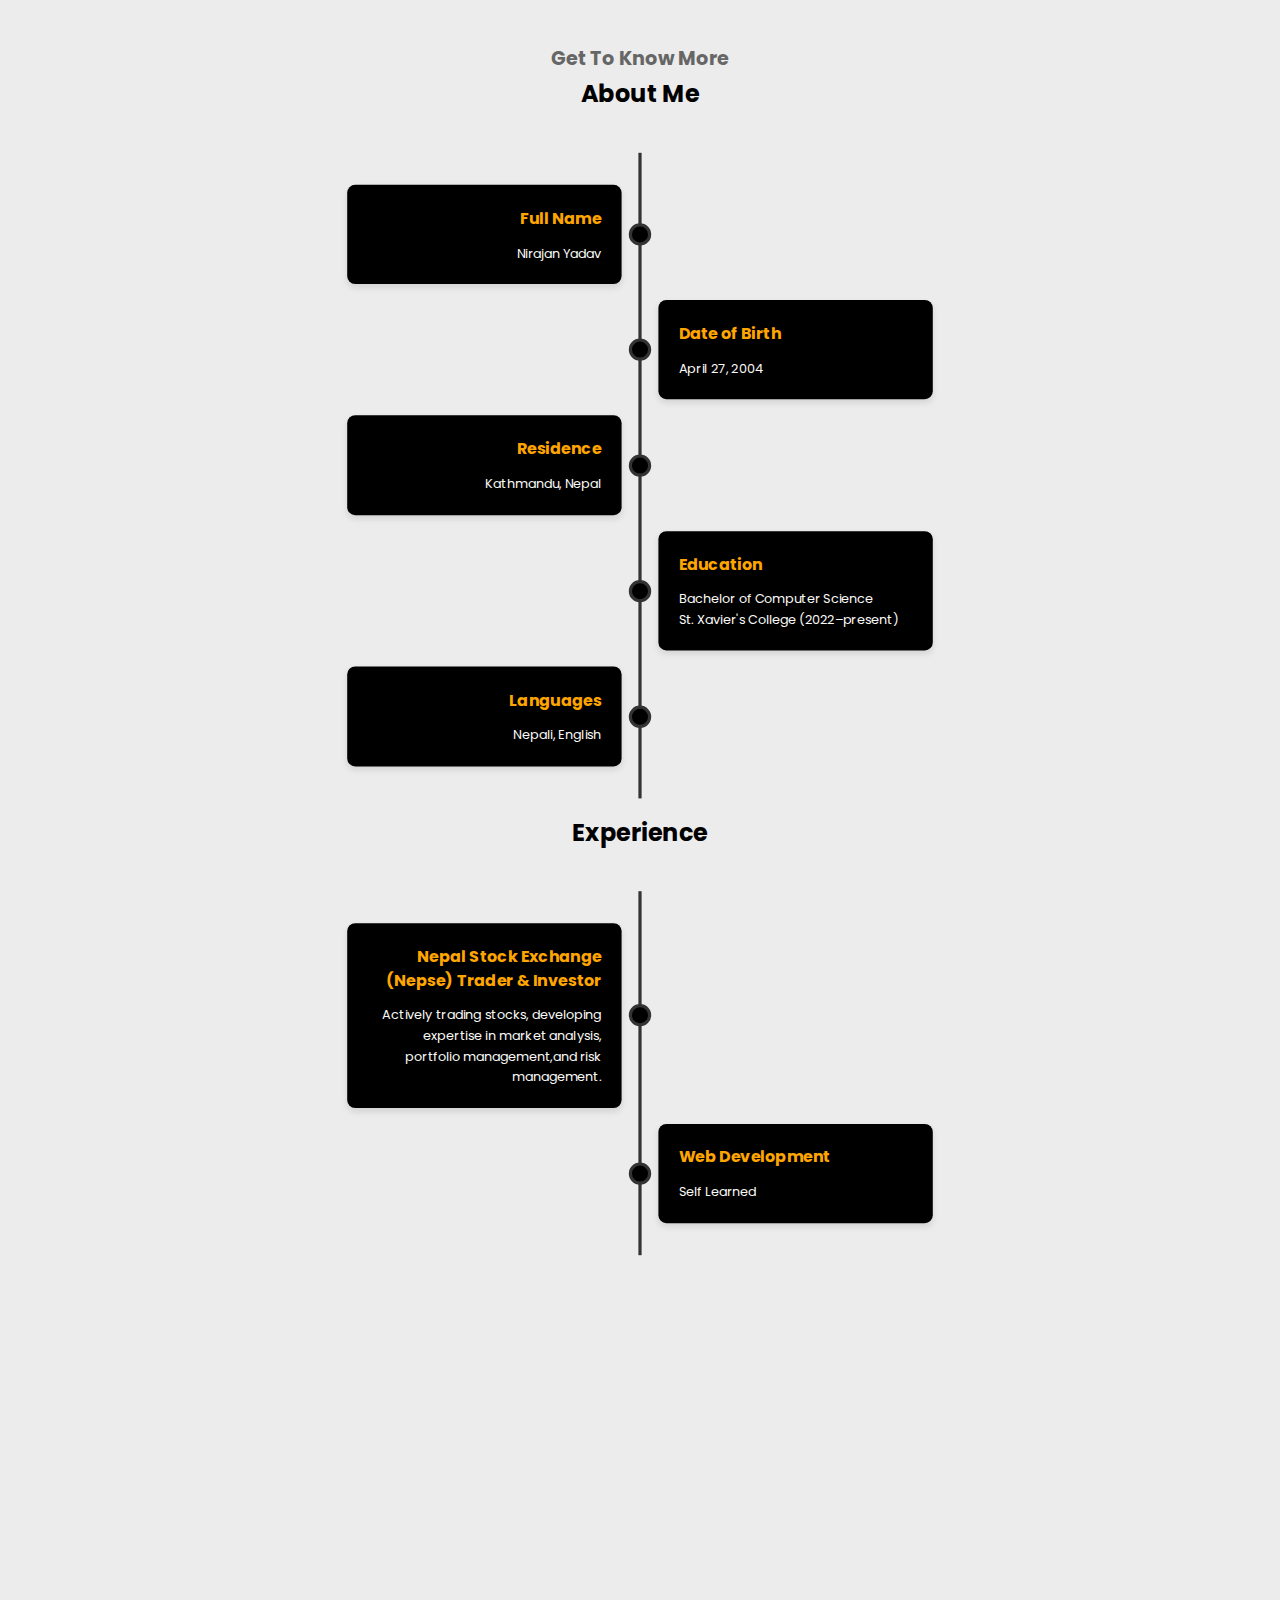
<file: about.html>
<!DOCTYPE html>
<html lang="en">
<head>
    <meta charset="UTF-8">
    <meta name="viewport" content="width=device-width, initial-scale=1.0">
    <title>About Me</title>
    <link href="https://fonts.googleapis.com/css2?family=Poppins:wght@400;500;700&display=swap" rel="stylesheet">
    <link rel="stylesheet" href="about.css">
    <link rel="icon" href="favicon.ico" type="image/x-icon">
</head>
<body>
    <section class="timeline-section">
      <h4>Get To Know More </h4>
        <h1>About Me</h1>
        <div class="timeline">
            <!-- Full Name -->
            <div class="timeline-item left">
                <div class="timeline-card">
                    <h2>Full Name</h2>
                    <p>Nirajan Yadav</p>
                </div>
            </div>

            <!-- Residence -->
            <div class="timeline-item right">
                <div class="timeline-card">
                    <h2>Date of Birth</h2>
                    <p>April 27, 2004</p>
                </div>
            </div>

            <!-- Residence -->
            <div class="timeline-item left">
                <div class="timeline-card">
                    <h2>Residence</h2>
                    <p>Kathmandu, Nepal</p>
                </div>
            </div>

            <!-- Education -->
            <div class="timeline-item right">
                <div class="timeline-card">
                    <h2>Education</h2>
                    <p>Bachelor of Computer Science <br>
                      St. Xavier's College (2022–present)</p>
                </div>
            </div>

            <!-- Languages -->
            <div class="timeline-item left">
                <div class="timeline-card">
                    <h2>Languages</h2>
                    <p>Nepali, English</p>
                </div>
            </div>
        </div>

        <h1>Experience</h1>
        <div class="timeline">
            <!-- Nepse Trader -->
            <div class="timeline-item left">
                <div class="timeline-card">
                    <h2>Nepal Stock Exchange (Nepse) Trader & Investor</h2>
                    <p>
                    Actively trading stocks, developing expertise in market analysis, portfolio management,and risk management.
                    </p>
                </div>
            </div>

            <!-- Internship -->
            <div class="timeline-item right">
                <div class="timeline-card">
                    <h2>Web Development</h2>
                    <p>
                        Self Learned
                    </p>
                </div>
            </div>
        </div>
    </section>
</body>
</html>
</file>
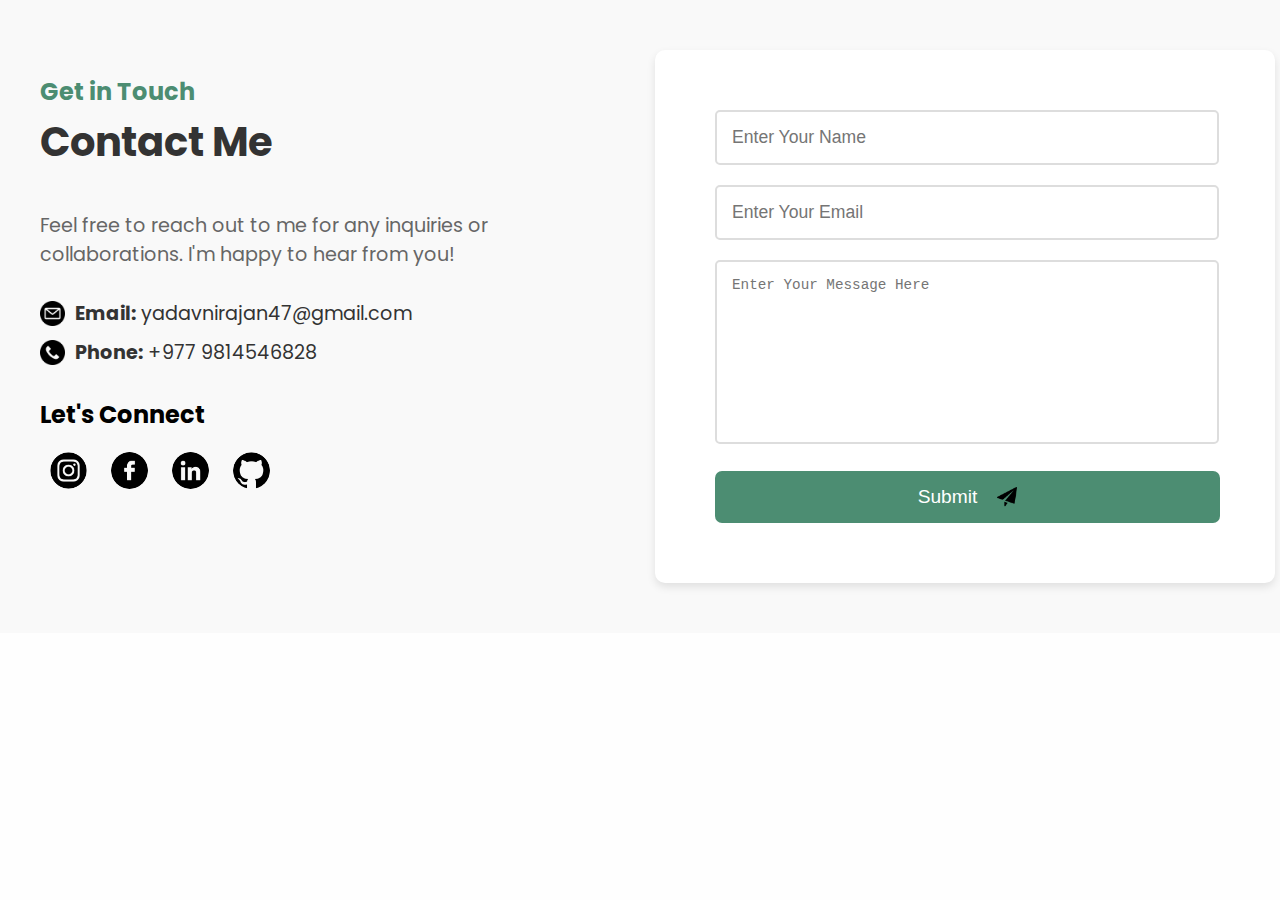
<file: Contactme.html>
<!DOCTYPE HTML>
<html lang="eng">
<head>
    <meta charset="UTF-8">
    <meta name="viewport" content="width=device-width, initial-scale=1.0">
    <title>Contact Me</title>
    <link href="https://fonts.googleapis.com/css2?family=Poppins:wght@400;500;700&display=swap" rel="stylesheet">
    <link rel="stylesheet" href="style.css">
    <link rel="icon" href="favicon.ico" type="image/x-icon">
</head>
<body>
    <section id="contact">
        <div class="contact-container">
            <!-- Left Section (Text + Social Links) -->
            <div class="contact-left">
                <h3>Get in Touch</h3>
                <h2>Contact Me</h2>
                <p>Feel free to reach out to me for any inquiries or collaborations. I'm happy to hear from you!</p>
                <div class="contact-info">
                    <div class="contact-item">
                        <img src="/images/email-icon.png" alt="Email Icon">
                        <p><strong>Email:</strong> yadavnirajan47@gmail.com</p>
                    </div>
                    <div class="contact-item">
                        <img src="/images/phone-call.png" alt="Phone Icon">
                        <p><strong>Phone:</strong> +977 9814546828</p>
                    </div>
                </div>
                <h4 class="socials-heading">Let's Connect</h4>
                <div class="contact-socials">
                    <a href="https://www.instagram.com/yadavnirajan" target="_blank">
                        <img src="images/instagram-icon.png" alt="Instagram">
                    </a>
                    <a href="https://www.facebook.com/profile.php?id=100078809752130" target="_blank">
                        <img src="images/facebook-icon.png" alt="Facebook">
                    </a>
                    <a href="https://www.linkedin.com/in/yourprofile" target="_blank">
                        <img src="images/linkedin-icon.png" alt="LinkedIn">
                    </a>
                    <a href="https://github.com/yourprofile" target="_blank">
                        <img src="images/github-icon.png" alt="GitHub">
                    </a>
                </div>
            </div>

            <!-- Right Section (Form) -->
            <div class="contact-right">
                <form>
                    <div class="input-group">
                        <input type="text" name="name" placeholder="Enter Your Name" required>
                        
                    </div>
                    <div class="input-group">
                        <input type="email" name="email" placeholder="Enter Your Email" required>
                        
                    </div>
                    <div class="input-group">
                        <textarea name="message" placeholder="Enter Your Message Here" required></textarea>
                        
                    </div>
                    <button type="submit">Submit<img src="/images/paper-plane.png"></button>
                    
                </form>
            </div>
        </div>
    </section>
</body>
</html>
</file>
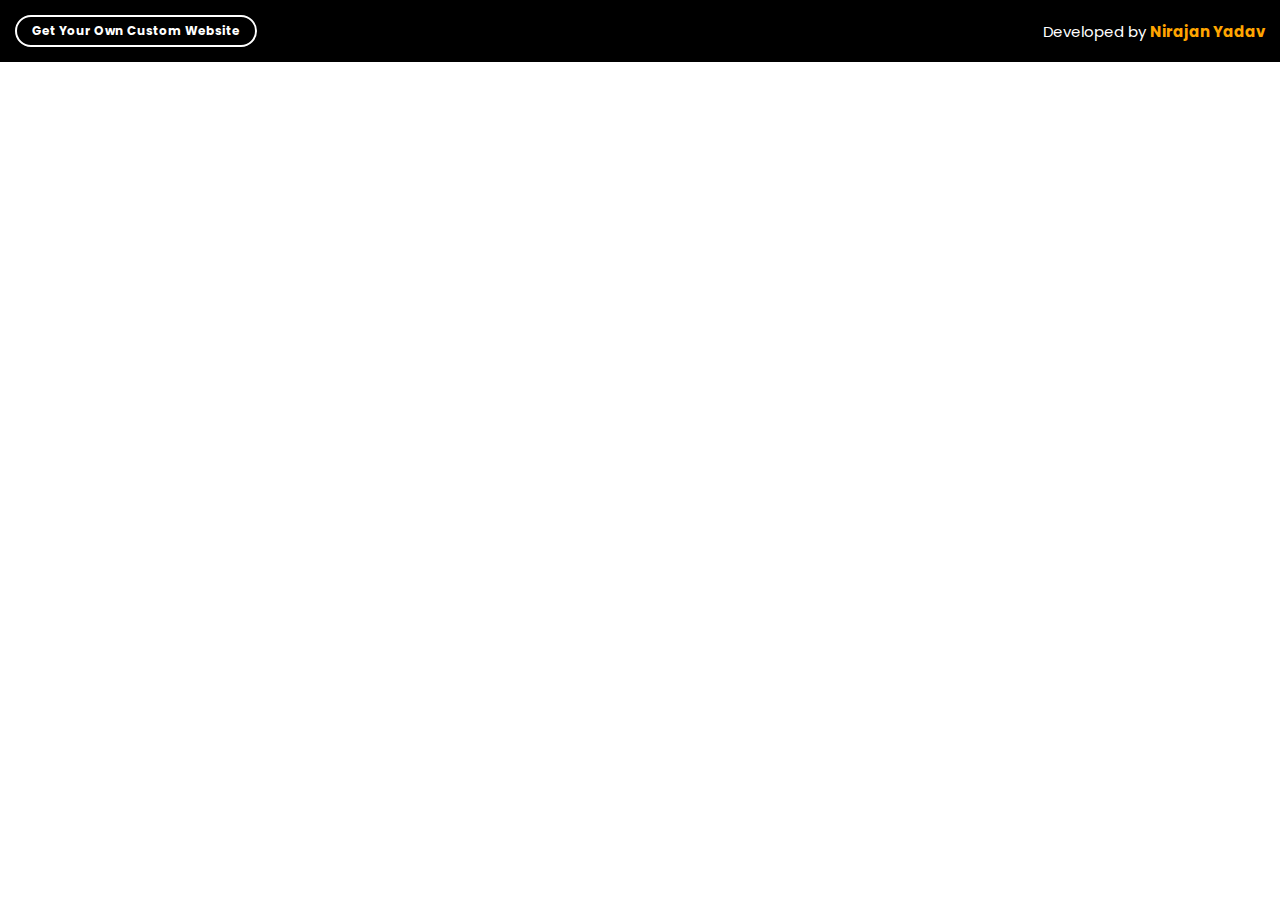
<file: footer.html>
<!DOCTYPE html>
<html lang="en">
<head>
    <meta charset="UTF-8">
    <meta name="viewport" content="width=device-width, initial-scale=1.0">
    <title>About Me</title>
    <link href="https://fonts.googleapis.com/css2?family=Poppins:wght@400;500;700&display=swap" rel="stylesheet">
    <link rel="stylesheet" href="footer.css">
    <link rel="icon" href="favicon.ico" type="image/x-icon">
</head>
<body>
    <body class="footer-body">
        <footer class="footer">
            <a href="https://forms.gle/your-google-form-link" target="_blank" class="custom-website-btn">
                Get Your Own Custom Website
            </a>
            <span class="developer-info">
                Developed by <span class="developer-name">Nirajan Yadav</span>
            </span>
        </footer>
    </body>
    
    
</body>
</html>
</file>
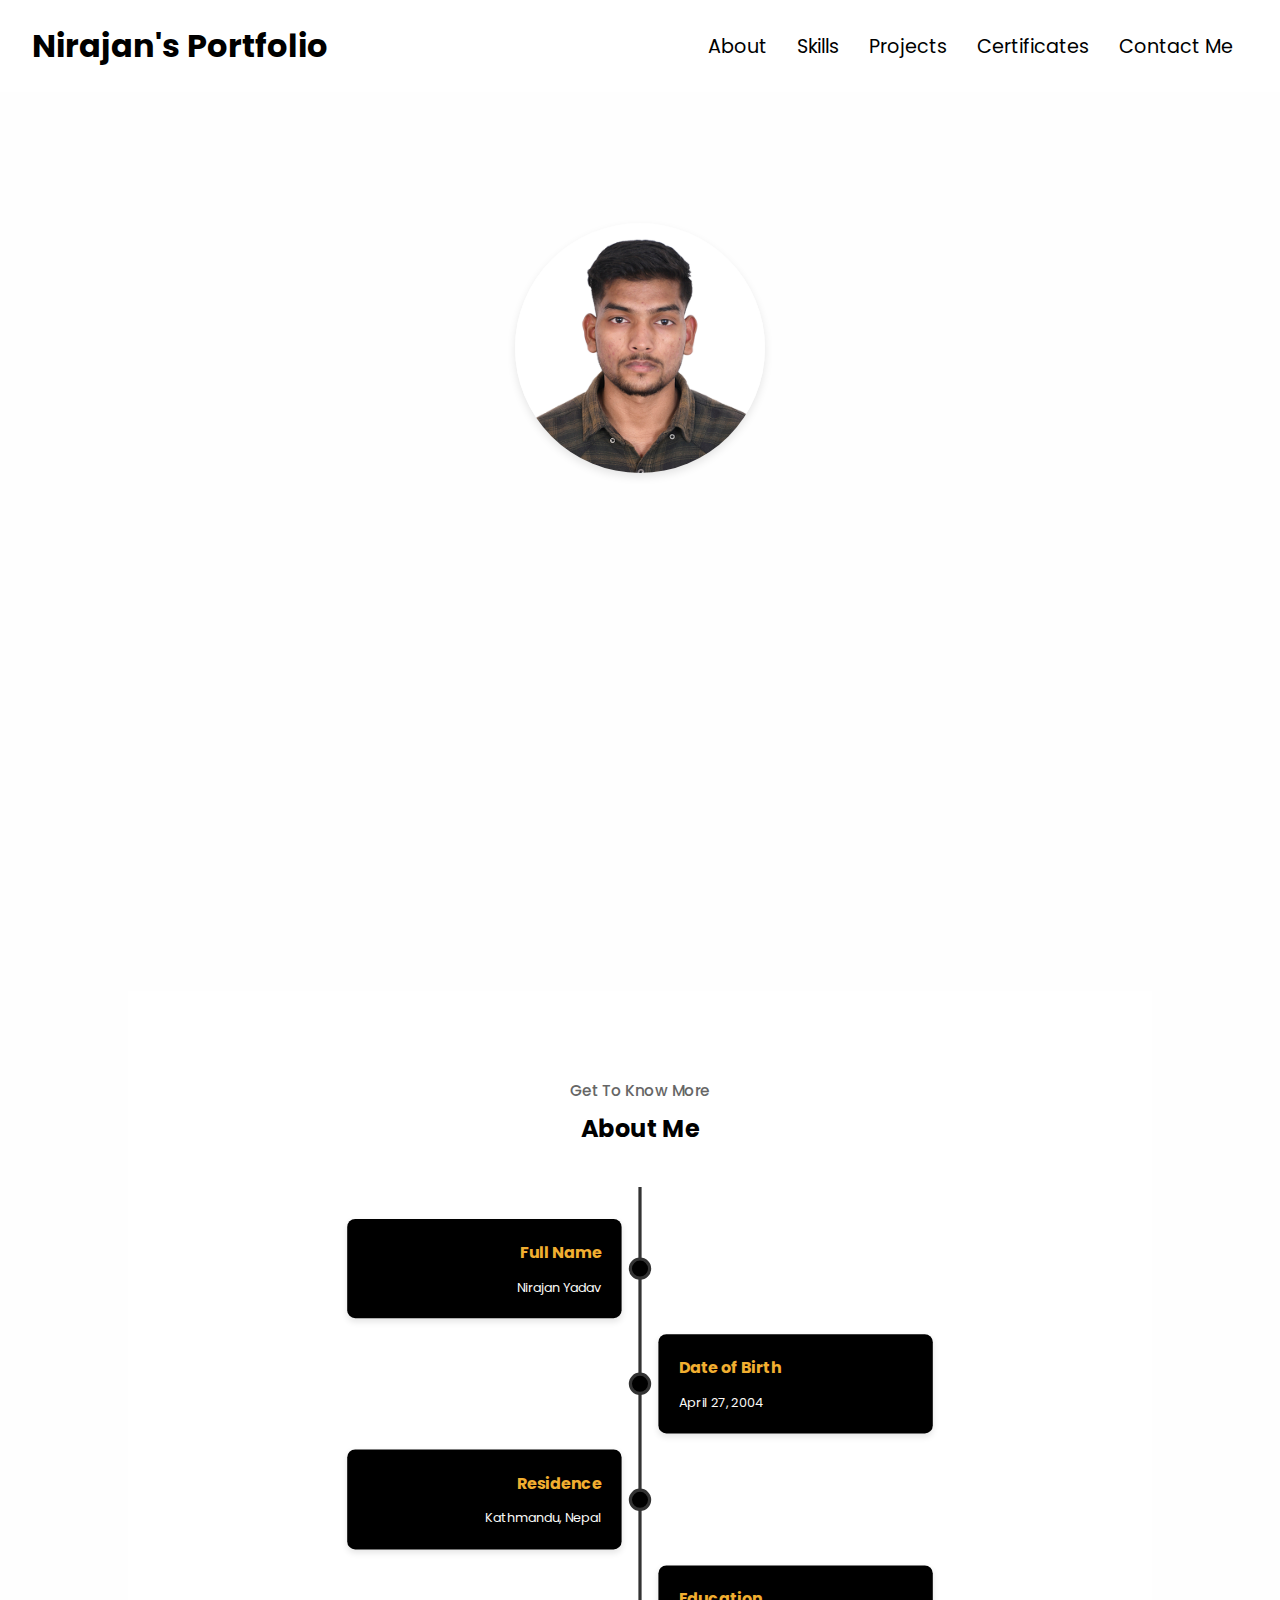
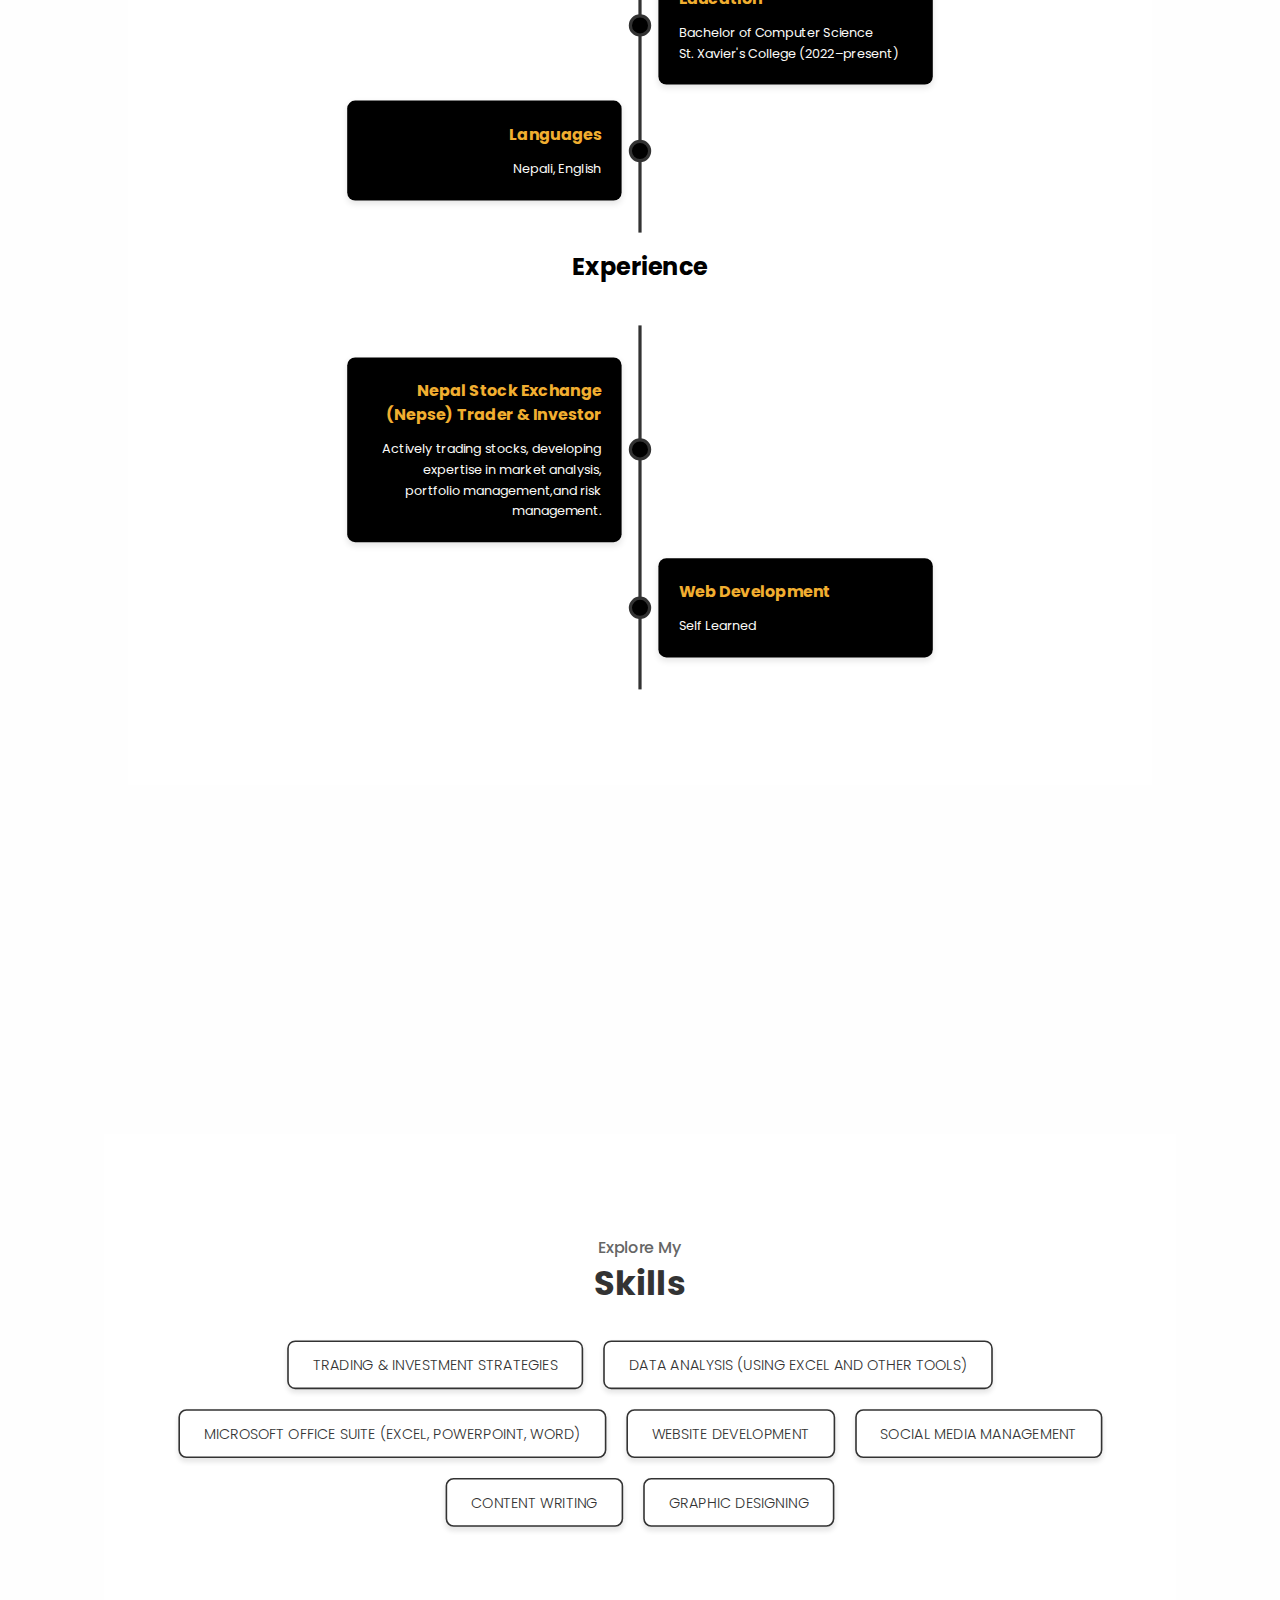
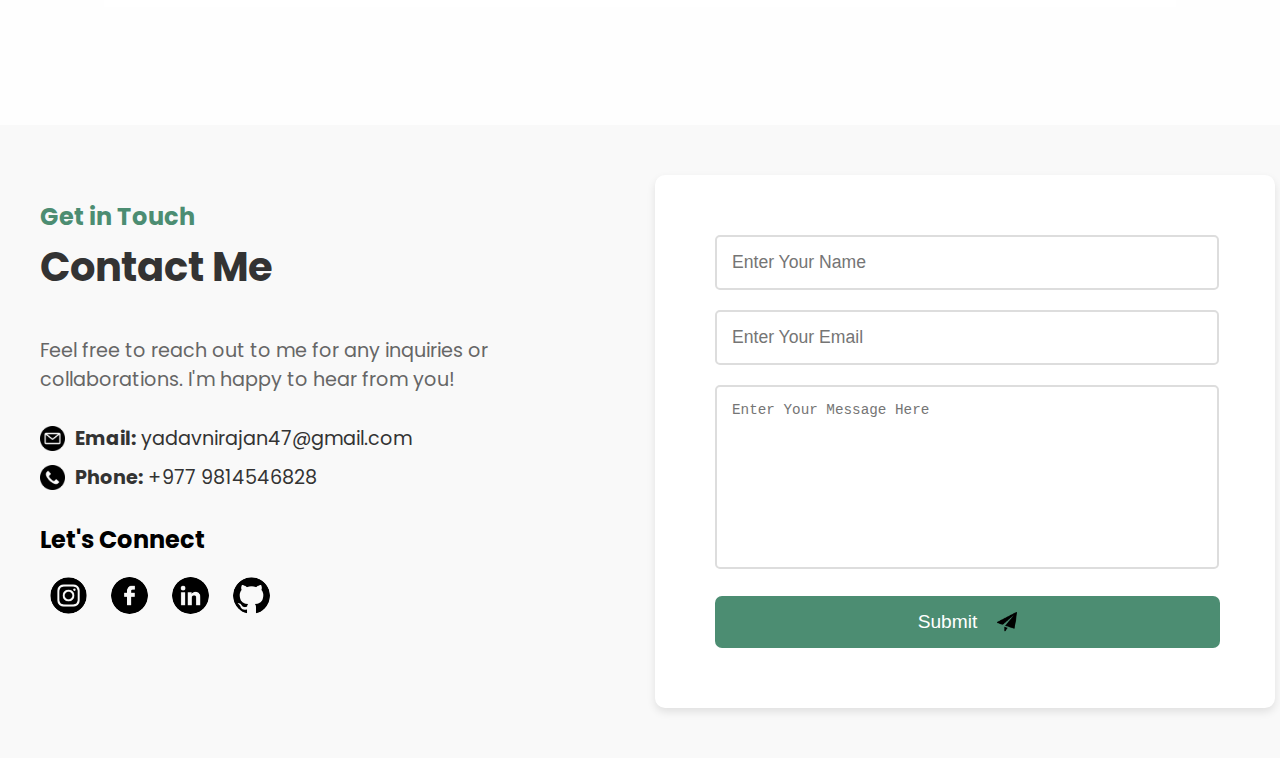
<file: index1.html>
<!DOCTYPE HTML>
<html lang="en">
<head>
  <meta charset="UTF-8">
  <meta name="viewport" content="width=device-width, initial-scale=1.0">
  <title>Nirajan's Portfolio</title>
  <link href="https://fonts.googleapis.com/css2?family=Poppins:wght@400;500;700&amp;display=swap" rel="stylesheet">
  <link rel="stylesheet" href="style.css">
  <link rel="icon" href="favicon.ico" type="image/x-icon">
</head>
<body>
  <header class="navbar">
    <div class="logo">
      <a href="/index.html">Nirajan's Portfolio</a>
    </div>
    <nav class="menu">
      <a href="#about">About</a> <a href="#skills">Skills</a> <a href="#projects">Projects</a> <a href="#certificates">Certificates</a> <a href="#contact">Contact Me</a>
    </nav>
  </header>
  <section class="hero">
    <div class="profile"><img src="/images/profile.jpg" alt="Your Photo" class="profile-img"></div>
    <div class="intro">
      <p>Hello, I'm</p>
      <h1>Nirajan</h1>
      <h2>Web Developer</h2>
      <div class="buttons">
        <a href="resume.pdf" class="btn download" download="">Download Resume</a> <a href="#contact" class="btn connect">Have Doubts? Let's Connect</a>
      </div>
      <div class="socials">
        <a href="https://www.instagram.com/yadavnirajan" target="_blank"><img src="/images/instagram-icon.png" alt="Instagram"></a> <a href="https://www.facebook.com/profile.php?id=100078809752130" target="_blank"><img src="/images/facebook-icon.png" alt="Facebook"></a> <a href="https://www.linkedin.com/in/yourprofile" target="_blank"><img src="/images/linkedin-icon.png" alt="LinkedIn"></a> <a href="https://github.com/yourprofile" target="_blank"><img src="/images/github-icon.png" alt="GitHub"></a> <a href="mailto:yadavnirajan47@gmail.com" target="_blank"><img src="/images/email-icon.png" alt="Email"></a>
      </div>
    </div>
  </section>
  <script>
        window.addEventListener('load', function() {
            const profileImg = document.querySelector('.profile-img');
            
            // When the fade-in animation is complete, enable hover effects
            profileImg.addEventListener('animationend', function() {
                profileImg.classList.add('hover-enabled'); // Enable the hover effect
            });
        });
  </script>
  <section id="about">
    <div class="timeline-section">
      <h4>Get To Know More</h4>
      <h1>About Me</h1>
      <div class="timeline">
        <div class="timeline-item left">
          <div class="timeline-card">
            <h2>Full Name</h2>
            <p>Nirajan Yadav</p>
          </div>
        </div>
        <div class="timeline-item right">
          <div class="timeline-card">
            <h2>Date of Birth</h2>
            <p>April 27, 2004</p>
          </div>
        </div>
        <div class="timeline-item left">
          <div class="timeline-card">
            <h2>Residence</h2>
            <p>Kathmandu, Nepal</p>
          </div>
        </div>
        <div class="timeline-item right">
          <div class="timeline-card">
            <h2>Education</h2>
            <p>Bachelor of Computer Science<br>
            St. Xavier's College (2022–present)</p>
          </div>
        </div>
        <div class="timeline-item left">
          <div class="timeline-card">
            <h2>Languages</h2>
            <p>Nepali, English</p>
          </div>
        </div>
      </div>
      <h1>Experience</h1>
      <div class="timeline">
        <div class="timeline-item left">
          <div class="timeline-card">
            <h2>Nepal Stock Exchange (Nepse) Trader & Investor</h2>
            <p>Actively trading stocks, developing expertise in market analysis, portfolio management,and risk management.</p>
          </div>
        </div>
        <div class="timeline-item right">
          <div class="timeline-card">
            <h2>Web Development</h2>
            <p>Self Learned</p>
          </div>
        </div>
      </div>
    </div>
  </section>
  <section id="skills">
    <div class="skills-section">
      <h4>Explore My</h4>
      <h1>Skills</h1>
      <div class="skills-container">
        <div class="skill-tag">
          Trading & Investment Strategies
        </div>
        <div class="skill-tag">
          Data Analysis (using Excel and other tools)
        </div>
        <div class="skill-tag">
          Microsoft Office Suite (Excel, PowerPoint, Word)
        </div>
        <div class="skill-tag">
          Website Development
        </div>
        <div class="skill-tag">
          Social Media Management
        </div>
        <div class="skill-tag">
          Content Writing
        </div>
        <div class="skill-tag">
          Graphic Designing
        </div>
      </div>
    </div>
  </section>
  <section id="contact">
    <div class="contact-container">
      <div class="contact-left">
        <h3>Get in Touch</h3>
        <h2>Contact Me</h2>
        <p>Feel free to reach out to me for any inquiries or collaborations. I'm happy to hear from you!</p>
        <div class="contact-info">
          <div class="contact-item">
            <img src="/images/email-icon.png" alt="Email Icon">
            <p><strong>Email:</strong> yadavnirajan47@gmail.com</p>
          </div>
          <div class="contact-item">
            <img src="/images/phone-call.png" alt="Phone Icon">
            <p><strong>Phone:</strong> +977 9814546828</p>
          </div>
        </div>
        <h4 class="socials-heading">Let's Connect</h4>
        <div class="contact-socials">
          <a href="https://www.instagram.com/yadavnirajan" target="_blank"><img src="images/instagram-icon.png" alt="Instagram"></a> <a href="https://www.facebook.com/profile.php?id=100078809752130" target="_blank"><img src="images/facebook-icon.png" alt="Facebook"></a> <a href="https://www.linkedin.com/in/yourprofile" target="_blank"><img src="images/linkedin-icon.png" alt="LinkedIn"></a> <a href="https://github.com/yourprofile" target="_blank"><img src="images/github-icon.png" alt="GitHub"></a>
        </div>
      </div>
      <div class="contact-right">
        <form>
          <div class="input-group">
            <input type="text" name="name" placeholder="Enter Your Name" required="">
          </div>
          <div class="input-group">
            <input type="email" name="email" placeholder="Enter Your Email" required="">
          </div>
          <div class="input-group">
            <textarea name="message" placeholder="Enter Your Message Here" required=""></textarea>
          </div><button type="submit">Submit<img src="/images/paper-plane.png" alt="paper-plane"></button>
        </form>
      </div>
    </div>
  </section>
  <script>
         document.querySelector('a[href="#contact"]').addEventListener('click', (e) => {
        e.preventDefault(); // Prevent default link behavior
        document.querySelector('#contact').scrollIntoView({
          behavior: 'smooth',
          block: 'start',
        });
      });
      
  </script>
</body>
</html>
</file>
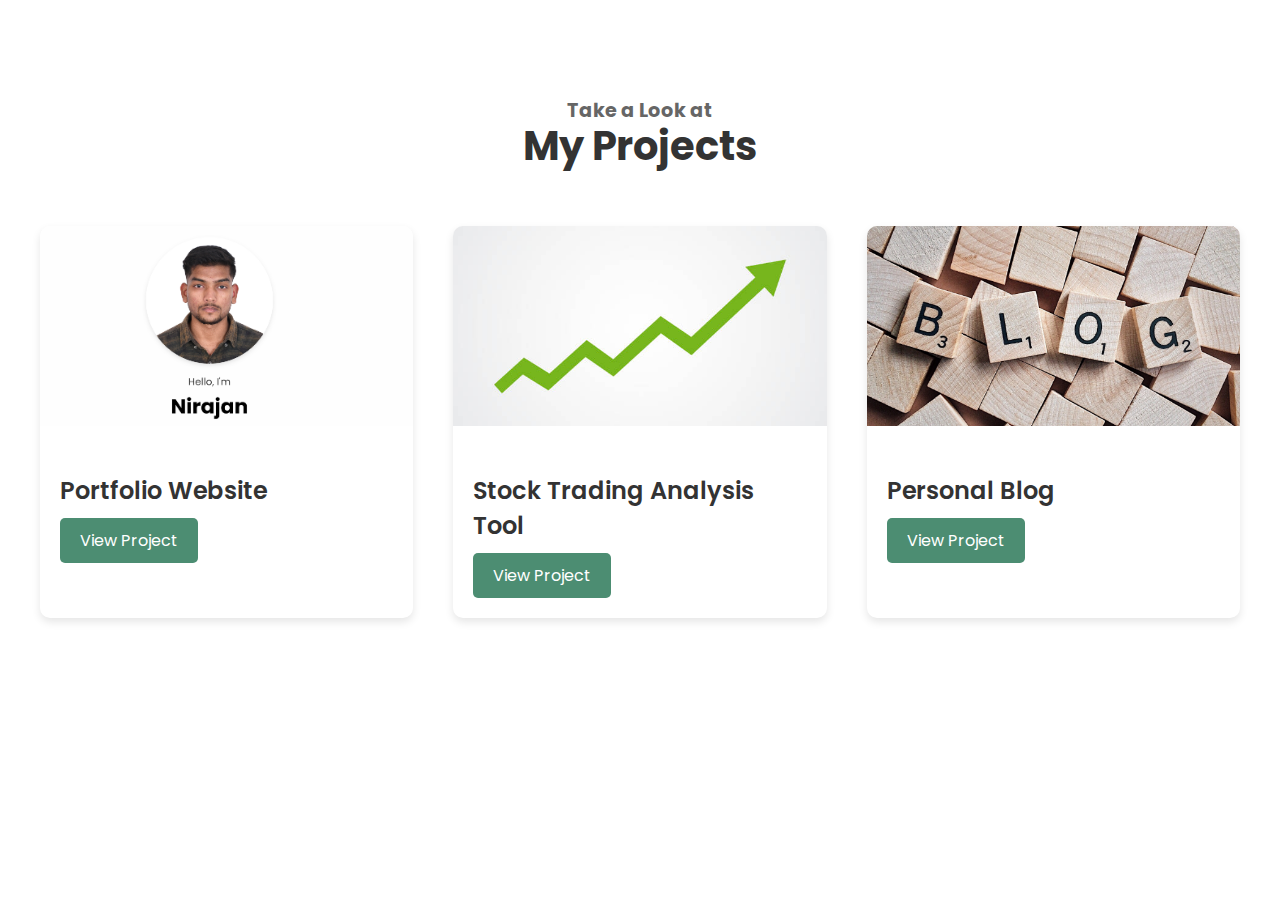
<file: projects.html>
<!-- projects.html -->
<!DOCTYPE html>
<html lang="en">
<head>
    <meta charset="UTF-8">
    <meta name="viewport" content="width=device-width, initial-scale=1.0">
    <title>Projects Section</title>
    <link rel="stylesheet" href="projects.css">
    <link href="https://fonts.googleapis.com/css2?family=Poppins:wght@400;500;700&display=swap" rel="stylesheet">
</head>
<body>
    <section id="projects">
        <div class="container">
            <div class="title">
                <h4>Take a Look at</h4>
                <h1>My Projects</h1>
            </div>
            <div class="projects-grid">
                <!-- Project 1 -->
                <div class="project-card">
                    <img src="Projects/projects-1.png" alt="Portfolio Website">
                    <div class="project-content">
                        <h2>Portfolio Website</h2>
                        <a href="index.html" class="view-project-btn">View Project</a>
                    </div>
                </div>
                <!-- Project 2 -->
                <div class="project-card">
                    <img src="Projects/projects-2.jpg" alt="Stock Trading Analysis Tool">
                    <div class="project-content">
                        <h2>Stock Trading Analysis Tool</h2>
                        <a href="#" class="view-project-btn">View Project</a>
                    </div>
                </div>
                <!-- Project 3 -->
                <div class="project-card">
                    <img src="Projects/projects-3.png" alt="Personal Blog">
                    <div class="project-content">
                        <h2>Personal Blog</h2>
                        <a href="#" class="view-project-btn">View Project</a>
                    </div>
                </div>
            </div>
        </div>
    </section>
</body>
</html>
</file>
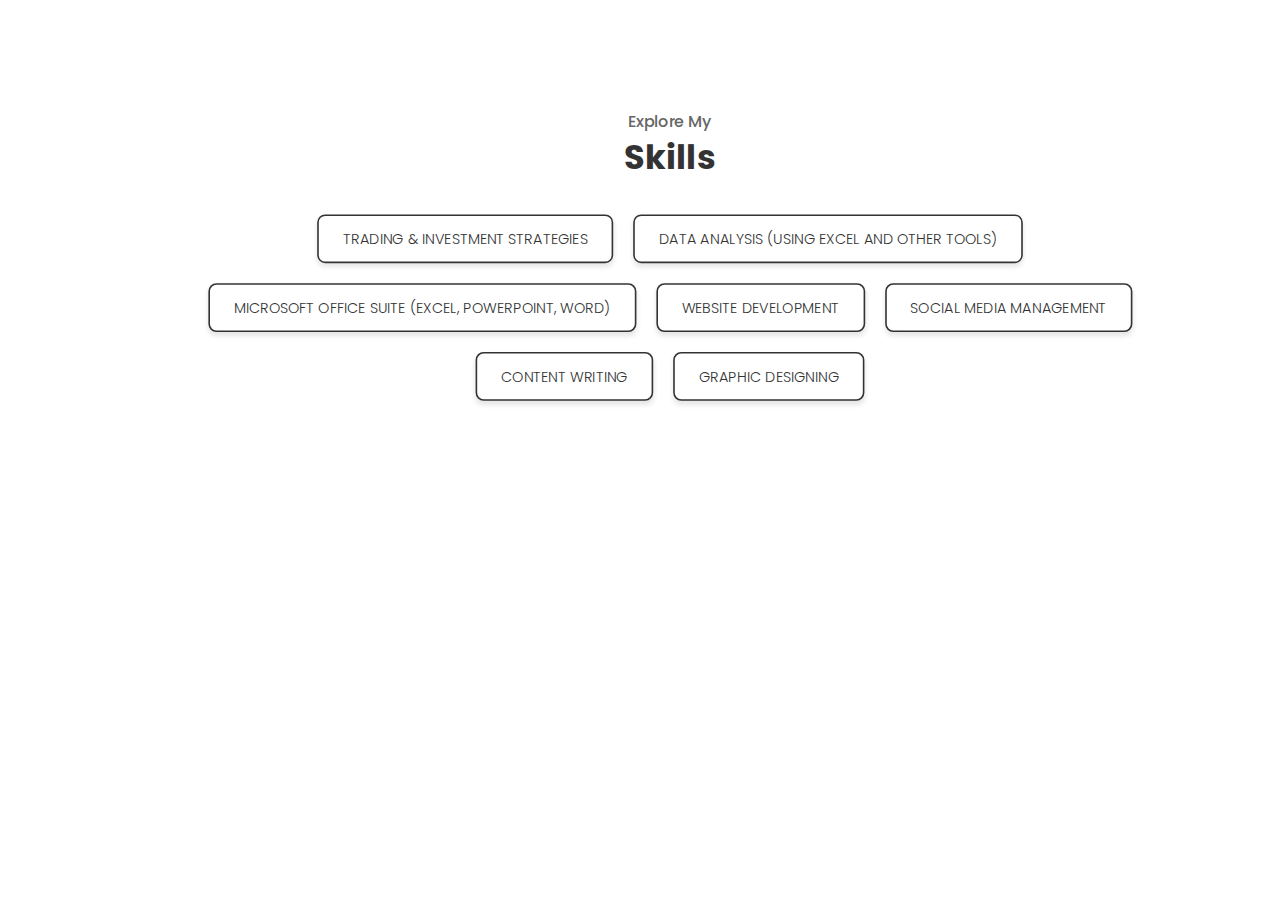
<file: skills.html>
<!DOCTYPE HTML>
<HTML LANG="ENG">
</HTML>
<HTML>
    <HEAD>
        <head>
            <meta charset="UTF-8">
            <meta name="viewport" content="width=device-width, initial-scale=1.0">
            <title>Skills</title>
            <link href="https://fonts.googleapis.com/css2?family=Poppins:wght@400;500;700&display=swap" rel="stylesheet">
            <link rel="stylesheet" href="skills.css">
            <link rel="icon" href="favicon.ico" type="image/x-icon">
        </head>
    </HEAD>
    <BODY>
        <section id="skills">
            <div class="skills-section">
                <h4>Explore My</h4>
                <h1>Skills</h1>
                <div class="skills-container">
                    <div class="skill-tag">Trading & Investment Strategies</div>
                    <div class="skill-tag">Data Analysis (using Excel and other tools)</div>
                    <div class="skill-tag">Microsoft Office Suite (Excel, PowerPoint, Word)</div>
                    <div class="skill-tag">Website Development</div>
                    <div class="skill-tag">Social Media Management</div>
                    <div class="skill-tag">Content Writing</div>
                    <div class="skill-tag">Graphic Designing</div>
                </div>
            </div>
        </section>
        
        
        
    </BODY>
</HTML>
</file>
<file: about.css>
/* Base Styles */
/* Apply 75% zoom to the entire page */
body {
  margin: 0;
  font-family: 'Poppins', sans-serif;
  background-color: #ececec;
  display: flex;
  flex-direction: column; /* Allows vertical alignment with the navbar */
  align-items: center;
  transform: scale(0.80); /* This scales the page content to 75% */
  transform-origin: top center; /* Ensures the scaling happens from the top center */
  width: 100%;
}

  
  /* Section Styling */
  .timeline-section h4 {
    margin: -15px 0;
    font-size: 1.5em;
    color: #666;
  }
   
  .timeline-section {
    max-width: 1000px;
    margin: 50px auto;
    padding: 20px;
    text-align: center;
  }
  
  .timeline-section h1 {
    font-size: 30px;
    margin-bottom: 50px;
    color: #000000;
  }
  
  /* Timeline Styling */
  .timeline {
    position: relative;
    margin: 0 auto;
    padding: 20px 0;
    width: 80%;
  }
  
  .timeline::before {
    content: "";
    position: absolute;
    top: 0;
    bottom: 0;
    left: 50%;
    width: 4px;
    background-color: #333;
    transform: translateX(-50%);
  }
  
  /* Timeline Items */
  .timeline-item {
    display: flex;
    justify-content: flex-end;
    align-items: center;
    position: relative;
    margin: 20px 0;
  }
  
  .timeline-item.left {
    flex-direction: row-reverse;
  }
  
  .timeline-item::before {
    content: "";
    width: 20px;
    height: 20px;
    background-color: #000000;
    border: 4px solid #333;
    border-radius: 50%;
    position: absolute;
    left: 50%;
    transform: translateX(-50%);
    z-index: 1;
  }
  
  .timeline-card {
    background-color: #000000;
    color: #faf9f6;
    padding: 10px 25px;
    border-radius: 10px;
    box-shadow: 0 4px 8px rgba(0, 0, 0, 0.1);
    position: relative;
    width: 40%;
    z-index: 2;
    transition: transform 0.3s ease, box-shadow 0.3s ease, background-color 0.3s ease, color 0.3s ease;
  }
  
  .timeline-card:hover {
    transform: translateY(-5px);
    background-color: #faf9f6; /* Changes background to white on hover */
    color: #000000; /* Changes text color to black on hover */
    box-shadow: 0 8px 16px rgba(0, 0, 0, 0.2);
  }
  
  .timeline-card h2 {
    font-size: 20px;
    margin-bottom: 10px;
    color: #ffa500; /* Highlighted orange for titles */
    transition: color 0.3s ease;
  }
  
  .timeline-card:hover h2 {
    color: #333; /* Changes title color to dark gray on hover */
  }
  
  .timeline-card p {
    font-size: 16px;
    line-height: 1.6;
    transition: color 0.3s ease;
  }
  
  .timeline-card:hover p {
    color: #181818; /* Changes paragraph text color to gray on hover */
  }
  
  /* Left and Right Alignment */
  .timeline-item.left .timeline-card {
    margin-right: auto;
    text-align: right;
  }
  
  .timeline-item.right .timeline-card {
    margin-left: auto;
    text-align: left;
  }
  

  @media (max-width: 768px) {
    .timeline {
        width: 100%; /* Full width on smaller devices */
    }

    .timeline-card {
        width: 80%; /* Expand cards to 80% for better readability */
    }

    .timeline::before {
        left: 10%; /* Adjust vertical line to the left */
    }
}
</file>
<file: style.css>
/* Base Styles */
body {
  margin: 0;
  font-family: 'Poppins', sans-serif;
  background-color: #fefefe;
  display: flex;
  flex-direction: column; /* Allows vertical alignment with the navbar */
  align-items: center;
  
}

/* Navbar */
.navbar {
  display: flex;
  justify-content: space-between;
  align-items: center;
  padding: 22px 100px;
  background-color: #fff;
  border-bottom: 0px solid #ddd;
  position: fixed; /* Make the navbar stay at the top */
  top: 0;
  left: -2;
  width: 95%;
  z-index: 1000;
}

.logo a {
  text-decoration: none;
  color: #000;
  font-size: 2.0em;
  font-weight: bold;
}

.menu {
  display: flex;
}

.menu a {
  text-decoration: none;
  color: #000;
  margin: 0 15px;
  font-size: 1.2em;
  position: relative;
}

.menu a:hover {
  color: #4c8d72; /* Change color on hover */
}

.menu a::after {
  content: "";
  position: absolute;
  width: 0;
  height: 2px;
  background-color: #000000; /* Underline color */
  left: 0;
  bottom: -2px;
  transition: width 0.3s ease;
}

.menu a:hover::after {
  width: 100%; /* Expand underline on hover */
}

/* Hero Section */
.hero {
  text-align: center;
  display: flex;
  flex-direction: column;
  align-items: center;
  justify-content: center; /* Centers the content vertically */
  height: calc(119vh - 80px); /* Adjust height to fit below navbar */
  margin-top: 0;
}

/* Add hover effect styles for the profile image */
.profile-img {
  width: 250px;
  height: 250px;
  border-radius: 50%;
  object-fit: cover;
  box-shadow: 0 4px 8px rgba(0, 0, 0, 0.1);
  transition: transform 0.4s ease, box-shadow 0.4s ease; /* Initial transition for hover */
}

/* Hover effect enabled after animation */
.profile-img.hover-enabled:hover {
  transform: scale(1.09); /* Scale up the image */
  box-shadow: 0 10px 20px rgba(0, 0, 0, 0.3), 0 0 30px rgb(201, 201, 201); /* Glow effect */
}

/* Example of fade-in animation for profile image */
.profile-img {
  animation: fadeIn 1.5s ease-out; /* Image fade-in animation */
}

@keyframes fadeIn {
  0% {
    opacity: 0;
    transform: translateY(20px);
  }
  100% {
    opacity: 1;
    transform: translateY(0);
  }
}

/* Intro Text Animation */
.intro {
  opacity: 0; /* Initially hidden */
  transform: translateY(20px); /* Slightly below its position */
  animation: textFadeIn 1.5s ease-out forwards; /* Text animation duration synchronized with profile image */
  animation-delay: 0s; /* Same delay as the profile image */
}

@keyframes textFadeIn {
  to {
    opacity: 1;
    transform: translateY(0); /* Restore to original position */
  }
}

/* Intro Text */
.intro p {
  margin: 15px 0 5px;
  font-size: 1.2em;
  color: #333;
}

.intro h1 {
  margin: 0;
  font-size: 2.5em;
  color: #000;
}

.intro h2 {
  margin: 5px 0;
  font-size: 1.5em;
  color: #4b4b4b;
}

/* Buttons */
.buttons {
  margin-top: 30px;
}

.btn {
  text-decoration: none;
  padding: 10px 20px;
  border-radius: 20px;
  font-size: 1em;
  margin: 5px;
  transition: all 0.3s ease;
}

.download {
  border: 1px solid #000;
  color: #000;
  background: transparent;
}

.download:hover {
  background: #000;
  color: #fff;
}

.connect {
  background: #000;
  color: #fff;
}

.connect:hover {
  background: #444;
}

/* Social Media Icons Animation */
.socials {
  margin-top: 40px;
}

.socials a {
  margin: 0 10px;
  display: inline-block;
  transition: transform 0.3s ease, filter 0.3s ease;
}

.socials img {
  width: 37px;
  height: 37px;
  border-radius: 50%;
}

.socials a:hover {
  transform: scale(1.3); /* Scale-up effect */
  filter: brightness(1.3); /* Slightly brighten the icon */
}

/* Responsive Design */
@media (max-width: 768px) {
  .navbar {
    flex-direction: column;
    padding: 10px;
  }

  .menu {
    flex-direction: column;
    align-items: center;
  }

  .menu a {
    margin: 10px 0;
  }

  .hero {
    padding: 20px;
    height: auto; /* Allow content to determine height */
  }

  .profile-img {
    width: 120px; /* Reduce size on smaller screens */
    height: 120px;
  }
}



/* Contact Section */
#contact {
  width: 100%;
  padding: 50px 10%;
  display: flex;
  justify-content: center;
  background-color: #f9f9f9;
}

.contact-container {
  display: flex;
  width: 100%;
  max-width: 1200px;
  justify-content: space-between;
  gap: 100px;
}

/* Left Section (Text + Social Links) */
.contact-left {
  flex: 1;
  display: flex;
  flex-direction: column;
  justify-content: flex-start;
  align-items: flex-start;
}

.contact-left h3 {
  font-size: 1.5em;
  color: #4c8d72;
  margin-bottom: -30px;
}

.contact-left h2 {
  font-size: 2.5em;
  color: #333;
  margin-bottom: 20px;
}

.contact-left p {
  font-size: 1.2em;
  color: #666;
  margin-bottom: 30px;
  max-width: 450px;
}

.contact-info {
  margin-bottom: 30px;
}

.contact-item {
  display: flex;
  align-items: center;
  margin-bottom: 10px;
}

.contact-item img {
  width: 25px;
  height: 25px;
  margin-right: 10px;
}

.contact-item p {
  font-size: 1.2em;
  color: #333;
  margin: 0;
}

.socials-heading {
  font-size: 1.5em;
  color: #000000;
  margin-bottom: 10px;
  text-align: center;
  margin-top: -10px; /* Adjust to move upward */
}

.contact-socials {
  margin-top: 10px; /* Adjust margin as needed */
}

.contact-socials a {
  margin: 0 10px;
  display: inline-block;
  transition: transform 0.3s ease, filter 0.3s ease;
}

.contact-socials img {
  width: 37px;
  height: 37px;
  border-radius: 55%;
}

.contact-socials a:hover {
  transform: scale(1.3); /* Scale-up effect */
  filter: brightness(1.3); /* Slightly brighten the icon */
}

/* Social Media Icons Animation */
.socials {
  margin-top: 40px;
}

.socials a {
  margin: 0 10px;
  display: inline-block;
  transition: transform 0.3s ease, filter 0.3s ease;
}

.socials img {
  width: 37px;
  height: 37px;
  border-radius: 50%;
}

.socials a:hover {
  transform: scale(1.3); /* Scale-up effect */
  filter: brightness(1.3); /* Slightly brighten the icon */
}

/* Right Section (Form) */
.contact-right {
  flex: 1;
  display: flex;
  flex-direction: column;
  justify-content: center;
  align-items: center;
}

.contact-right form {
  width: 100%;
  max-width: 500px;
  background-color: #fff;
  padding: 60px;
  border-radius: 10px;
  box-shadow: 0 4px 8px rgba(0, 0, 0, 0.1);
}

.contact-right .input-group {
  position: relative;
  margin-bottom: 20px;
}

.contact-right input,
.contact-right textarea {
  width: 94%;
  padding: 15px;
  font-size: 1.1em;
  border: 2px solid #ddd;
  border-radius: 5px;
  outline: none;
  transition: border-color 0.3s ease;
}

.contact-right input:focus,
.contact-right textarea:focus {
  border-color: #4c8d72;
  box-shadow: 0 0 5px rgba(76, 141, 114, 0.5);
  transition: box-shadow 0.3s ease, border-color 0.3s ease;
}

.contact-right textarea {
  height: 150px;
  resize: none;
}

.contact-right label {
  position: absolute;
  top: 5px;
  left: 15px;
  font-size: 0.9em;
  color: #888;
  transition: 0.3s ease;
}

.contact-right input:focus + label,
.contact-right textarea:focus + label {
  top: -10px;
  left: 10px;
  font-size: 0.85em;
  color: #4c8d72;
}

/* Submit Button Styling */
.contact-right button {
  width: 101%;
  padding: 15px;
  font-size: 1.2em;
  background-color: #4c8d72;
  color: #fff;
  border: none;
  border-radius: 7px;
  cursor: pointer;
  display: flex;
  align-items: center;
  justify-content: center;
  gap: 15px;
  transition: background-color 0.3s ease, transform 0.3s ease;
}

.contact-right button:hover {
  background-color: #3a6c56;
  transform: scale(1.05); /* Slight scaling */
  box-shadow: 0 8px 15px rgba(76, 141, 114, 0.4);
}

.contact-right button img {
  width: 20px;
  margin-left: 5px;
  transition: transform 0.3s ease; /* Icon hover effect */
}

.contact-right button:hover img {
  transform: rotate(20deg); /* Slight rotation effect */
}

button:active {
  transform: translateY(2px);
  box-shadow: 0 4px 6px rgba(0, 0, 0, 0.1);
}

/* Responsive Design */
@media (max-width: 768px) {
  #contact {
    padding: 30px 5%;
  }

  .contact-container {
    flex-direction: column;
    gap: 30px;
  }

  .contact-left {
    align-items: center;
  }

  .contact-right {
    align-items: center;
  }
}

/*for removal of horizontal slider*/
html, body {
  margin: 0;
  padding: 0;
  overflow-x: hidden;
}

.container {
  max-width: 100%;
  box-sizing: border-box;
}


/* Style for active link */
.menu a.active {
  color: green; /* Highlight color for the active link */
  border-bottom: 2px solid green; /* Underline for active link */
}

/* Smooth scroll for better UX */
html {
  scroll-behavior: smooth;
}


/* About Section Styling */

#about {
  margin: 0;
  font-family: 'Poppins', sans-serif;
  background-color: #ffffff;
  display: flex;
  flex-direction: column; /* Allows vertical alignment */
  align-items: center;
  transform: scale(0.80); /* Scales the section's content */
  transform-origin: top center; /* Ensures the scaling happens from the top center */
  width: 100%;
  padding: 50px 0; /* Add some padding for spacing */
}

/* Section Styling */
.timeline-section h4 {
  margin: -10px 0;
  font-size: 1.2em;
  color: #666;
  font-weight: 500;
}
 
.timeline-section {
  max-width: 1000px;
  margin: 50px auto;
  padding: 20px;
  text-align: center;
}

.timeline-section h1 {
  font-size: 30px;
  margin-bottom: 50px;
  color: #000000;
}

/* Timeline Styling */
.timeline {
  position: relative;
  margin: 0 auto;
  padding: 20px 0;
  width: 80%;
}

.timeline::before {
  content: "";
  position: absolute;
  top: 0;
  bottom: 0;
  left: 50%;
  width: 4px;
  background-color: #333;
  transform: translateX(-50%);
}

/* Timeline Items */
.timeline-item {
  display: flex;
  justify-content: flex-end;
  align-items: center;
  position: relative;
  margin: 20px 0;
}

.timeline-item.left {
  flex-direction: row-reverse;
}

.timeline-item::before {
  content: "";
  width: 20px;
  height: 20px;
  background-color: #000000;
  border: 4px solid #333;
  border-radius: 50%;
  position: absolute;
  left: 50%;
  transform: translateX(-50%);
  z-index: 1;
}

.timeline-card {
  background-color: #000000;
  color: #faf9f6;
  padding: 10px 25px;
  border-radius: 10px;
  box-shadow: 0 4px 8px rgba(0, 0, 0, 0.1);
  position: relative;
  width: 40%;
  z-index: 2;
  transition: transform 0.3s ease, box-shadow 0.3s ease, background-color 0.3s ease, color 0.3s ease;
}

.timeline-card:hover {
  transform: translateY(-5px);
  background-color: #faf9f6; /* Changes background to white on hover */
  color: #000000; /* Changes text color to black on hover */
  box-shadow: 0 8px 16px rgba(0, 0, 0, 0.2);
}

.timeline-card h2 {
  font-size: 20px;
  margin-bottom: 10px;
  color: #f1ae30; /* Highlighted orange for titles */
  transition: color 0.3s ease;
}

.timeline-card:hover h2 {
  color: #333; /* Changes title color to dark gray on hover */
}

.timeline-card p {
  font-size: 16px;
  line-height: 1.6;
  transition: color 0.3s ease;
}

.timeline-card:hover p {
  color: #181818; /* Changes paragraph text color to gray on hover */
}

/* Left and Right Alignment */
.timeline-item.left .timeline-card {
  margin-right: auto;
  text-align: right;
}

.timeline-item.right .timeline-card {
  margin-left: auto;
  text-align: left;
}


@media (max-width: 768px) {
  .timeline {
      width: 100%; /* Full width on smaller devices */
  }

  .timeline-card {
      width: 80%; /* Expand cards to 80% for better readability */
  }

  .timeline::before {
      left: 10%; /* Adjust vertical line to the left */
  }
}




/* Skills Section */

#skills {
  margin: 0;
  font-family: 'Poppins', sans-serif;
  background-color: #ffffff;
  display: flex;
  flex-direction: column; /* Allows vertical alignment */
  align-items: center;
  transform: scale(0.80); /* Scales the section's content */
  transform-origin: top center; /* Ensures the scaling happens from the top center */
  width: 100%;
  padding: 50px 0; /* Add some padding for spacing */
}

#skills {
  padding: 100px 30px; /* Slightly larger padding for the section */
  background-color: #fff;
  text-align: center;
}

.skills-section h4 {
  font-size: 20px; /* Increased font size */
  font-weight: 500;
  color: #666;
  margin-bottom: -30px; /* Adjusted margin for spacing */
}

.skills-section h1 {
  font-size: 42px; /* Larger headline */
  font-weight: 700;
  color: #333;
  margin-bottom: 40px; /* Balanced spacing */
}

.skills-container {
  display: flex;
  flex-wrap: wrap;
  justify-content: center;
  gap: 25px; /* Increased gap between skill tags */
}

.skill-tag {
  border: 2px solid #333;
  border-radius: 10px; /* Slightly more rounding */
  padding: 15px 30px; /* Increased padding for larger skill tags */
  font-size: 18px; /* Increased font size */
  font-weight: 300;
  text-transform: uppercase;
  color: #333;
  cursor: pointer;
  background-color: #fff;
  transition: all 0.3s ease;
  box-shadow: 0px 4px 6px rgba(0, 0, 0, 0.1);
}

.skill-tag:hover {
  background-color: #333;
  color: #fff;
  border-color: #333;
}

section{
  overflow: auto;
}


/* certificates.css */


.container {
  max-width: 1200px;
  margin: 0 auto;
  padding: 82px;
}

.title {
  text-align: center;
  font-size: 2em;
  margin-bottom: 50px;
  font-weight: bold;
}

.certificates-grid {
  display: grid;
  grid-template-columns: repeat(3, 1fr);
  gap: 60px;
}

.certificate {
  display: flex;
  flex-direction: column;
  align-items: center;
  gap: 10px;
  text-align: center;
  transition: transform 0.3s ease;
}

.certificate img {
  width: 90%;
  height: auto;
  transition: transform 0.3s ease;
}

.certificate-title {
  font-size: 1em;
  font-weight: no;
  text-align: left;
  margin-top: 13px;
}

.certificate:hover img {
  transform: scale(1.5);
}

.certificates-grid .certificate {
  gap: 20px;
  align-items: flex-start;
}


/* projects.css */

/* style.css */

/* Existing styles for other sections */

/* Projects Section */
#projects {
  font-family: 'Poppins', sans-serif;
  background-color: #ffffff;
  padding: 35px 0px;
}

#projects .container {
  max-width: 1400px;
  margin: 0 auto;
}

#projects .title {
  text-align: center;
  margin-bottom: 10px;
}

#projects .title h4 {
  font-size: 0.5em;
  color: #666;
  margin-bottom: -30px;
  font-weight: normal;
}

#projects .title h1 {
  font-size: 1.0em;
  font-weight: 700;
  color: #333;
}

#projects .projects-grid {
  display: grid;
  grid-template-columns: repeat(3, 1fr);
  gap: 40px;
}

#projects .project-card {
  background-color: #ffffff;
  border-radius: 10px;
  overflow: hidden;
  box-shadow: 0 4px 8px rgba(0, 0, 0, 0.1);
  transition: transform 0.3s ease, box-shadow 0.3s ease;
}

#projects .project-card:hover {
  transform: translateY(-10px);
  box-shadow: 0 8px 16px rgba(0, 0, 0, 0.2);
}

#projects .project-card img {
  width: 100%;
  height: 200px;
  object-fit: cover;
}

#projects .project-content {
  padding: 20px;
  text-align: left;
}

#projects .project-content h2 {
  font-size: 1.5em;
  font-weight: 600;
  margin-bottom: 10px;
  color: #333;
}

#projects .view-project-btn {
  display: inline-block;
  background-color: #4c8d72;
  color: #fff;
  padding: 10px 20px;
  border-radius: 5px;
  text-decoration: none;
  font-size: 1em;
  transition: background-color 0.3s ease;
}

#projects .view-project-btn:hover {
  background-color: #2c5242;
}

/* Style for active link */
.menu a.active {
  color: green; /* Highlight color for the active link */
  border-bottom: 2px solid green; /* Underline for active link */
}


/*Footer*/
.footer-body {
  margin: 0;
  font-family: Poppins, sans-serif;
}

.footer {
  display: flex;
  justify-content: space-between;
  align-items: center;
  background-color: black;
  color: white;
  padding: 15px 15px; /* Reduced padding */
  position: relative;
  bottom: 0;
  width: 100%;
  box-sizing: border-box; /* Prevent overflow */
}

.custom-website-btn {
  display: inline-block;
  padding: 5px 15px; /* Reduced padding for a smaller button */
  border: 2px solid rgb(255, 255, 255);
  border-radius: 20px; /* Slightly smaller border-radius */
  text-decoration: none;
  color: rgb(255, 255, 255);
  background-color: transparent;
  font-weight: bold;
  font-size: 12px; /* Smaller font size */
  transition: background-color 0.3s, color 0.3s;
  white-space: nowrap; /* Prevent wrapping */
}

.custom-website-btn:hover {
  background-color: rgb(255, 255, 255);
  color: black;
}

.developer-info {
  font-size: 15px; /* Reduced font size */
  white-space: nowrap; /* Prevent wrapping */
}

.developer-info .developer-name {
  font-weight: bold;
  color: #ffa500;
}

footer {
  overflow: hidden; /* Prevent overflow */
}



/* Back-to-Top Button */
.back-to-top {
  position: fixed;
  bottom: 70px; /* Adjust to place it just above the footer */
  right: 20px; /* Distance from the right edge */
  background-color: #fff; /* White background */
  border: 2px solid #000; /* Black border */
  border-radius: 50%; /* Circular shape */
  width: 35px;
  height: 35px;
  display: flex;
  justify-content: center;
  align-items: center;
  font-size: 18px; /* Adjust arrow size */
  color: #000; /* Arrow color */
  cursor: pointer;
  box-shadow: 0 4px 6px rgba(0, 0, 0, 0.1); /* Subtle shadow */
  transition: transform 0.3s, opacity 0.0s;
  opacity: 0; /* Initially hidden */
  visibility: hidden; /* Initially hidden */
}

/* Make button visible when scrolled */
.back-to-top.visible {
  opacity: 1;
  visibility: visible;
  transform: translateY(0);
}

/* Hover Effect */
.back-to-top:hover {
  background-color: #000;
  color: #fff;
  transform: scale(1.1);
}

/* Footer Styling */
footer {
  text-align: center;
  padding: 20px;
  background-color: #000; /* Black background */
  color: #fff; /* White text */
}

footer .developer-name {
  color: #f1c40f; /* Gold-like color */
  font-weight: bold;
}
</file>
<file: footer.css>
.footer-body {
    margin: 0;
    font-family: Poppins, sans-serif;
}

.footer {
    display: flex;
    justify-content: space-between;
    align-items: center;
    background-color: black;
    color: white;
    padding: 15px 15px; /* Reduced padding */
    position: relative;
    bottom: 0;
    width: 100%;
    box-sizing: border-box; /* Prevent overflow */
}

.custom-website-btn {
    display: inline-block;
    padding: 5px 15px; /* Reduced padding for a smaller button */
    border: 2px solid rgb(255, 255, 255);
    border-radius: 20px; /* Slightly smaller border-radius */
    text-decoration: none;
    color: rgb(255, 255, 255);
    background-color: transparent;
    font-weight: bold;
    font-size: 12px; /* Smaller font size */
    transition: background-color 0.3s, color 0.3s;
    white-space: nowrap; /* Prevent wrapping */
}

.custom-website-btn:hover {
    background-color: rgb(255, 255, 255);
    color: black;
}

.developer-info {
    font-size: 15px; /* Reduced font size */
    white-space: nowrap; /* Prevent wrapping */
}

.developer-info .developer-name {
    font-weight: bold;
    color: #ffa500;
}

footer {
    overflow: hidden; /* Prevent overflow */
}
</file>
<file: projects.css>
/* projects.css */
body {
    font-family: 'Poppins', sans-serif;
    margin: 0;
    padding: 0;
    background-color: #ffffff;
}

.container {
    max-width: 1200px;
    margin: 0 auto;
    padding: 70px 20px;
}

.title {
    text-align: center;
    margin-bottom: 50px;
}

.title h4 {
    font-size: 1.2em;
    color: #666;
    margin-bottom: -35px;
}

.title h1 {
    font-size: 2.5em;
    font-weight: 700;
    color: #333;
}

.projects-grid {
    display: grid;
    grid-template-columns: repeat(3, 1fr);
    gap: 40px;
}

.project-card {
    background-color: #ffffff;
    border-radius: 10px;
    overflow: hidden;
    box-shadow: 0 4px 8px rgba(0, 0, 0, 0.1);
    transition: transform 0.3s ease, box-shadow 0.3s ease;
}

.project-card:hover {
    transform: translateY(-10px);
    box-shadow: 0 8px 16px rgba(0, 0, 0, 0.2);
}

.project-card img {
    width: 100%;
    height: 200px;
    object-fit: cover;
}

.project-content {
    padding: 20px;
    text-align: left;
}

.project-content h2 {
    font-size: 1.5em;
    font-weight: 600;
    margin-bottom: 10px;
    color: #333;
}

.project-content p {
    font-size: 1em;
    color: #666;
    line-height: 1.5;
    margin-bottom: 20px;
}

.view-project-btn {
    display: inline-block;
    background-color: #4c8d72;
    color: #fff;
    padding: 10px 20px;
    border-radius: 5px;
    text-decoration: none;
    font-size: 1em;
    transition: background-color 0.3s ease;
}

.view-project-btn:hover {
    background-color: #2c5242;
}
</file>
<file: skills.css>
/* Global Styling */
#skills {
    margin: 0;
    font-family: 'Poppins', sans-serif;
    background-color: #fff; /* Changed background to white */
    display: flex;
    flex-direction: column;
    align-items: center;
    transform: scale(0.80);
    transform-origin: top center;
    width: 100%;
}

/* Skills Section */
#skills {
    padding: 100px 30px; /* Slightly larger padding for the section */
    background-color: #fff;
    text-align: center;
}

.skills-section h4 {
    font-size: 20px; /* Increased font size */
    font-weight: 500;
    color: #666;
    margin-bottom: -30px; /* Adjusted margin for spacing */
}

.skills-section h1 {
    font-size: 42px; /* Larger headline */
    font-weight: 700;
    color: #333;
    margin-bottom: 40px; /* Balanced spacing */
}

.skills-container {
    display: flex;
    flex-wrap: wrap;
    justify-content: center;
    gap: 25px; /* Increased gap between skill tags */
}

.skill-tag {
    border: 2px solid #333;
    border-radius: 10px; /* Slightly more rounding */
    padding: 15px 30px; /* Increased padding for larger skill tags */
    font-size: 18px; /* Increased font size */
    font-weight: 300;
    text-transform: uppercase;
    color: #333;
    cursor: pointer;
    background-color: #fff;
    transition: all 0.3s ease;
    box-shadow: 0px 4px 6px rgba(0, 0, 0, 0.1);
}

.skill-tag:hover {
    background-color: #333;
    color: #fff;
    border-color: #333;
}
</file>
